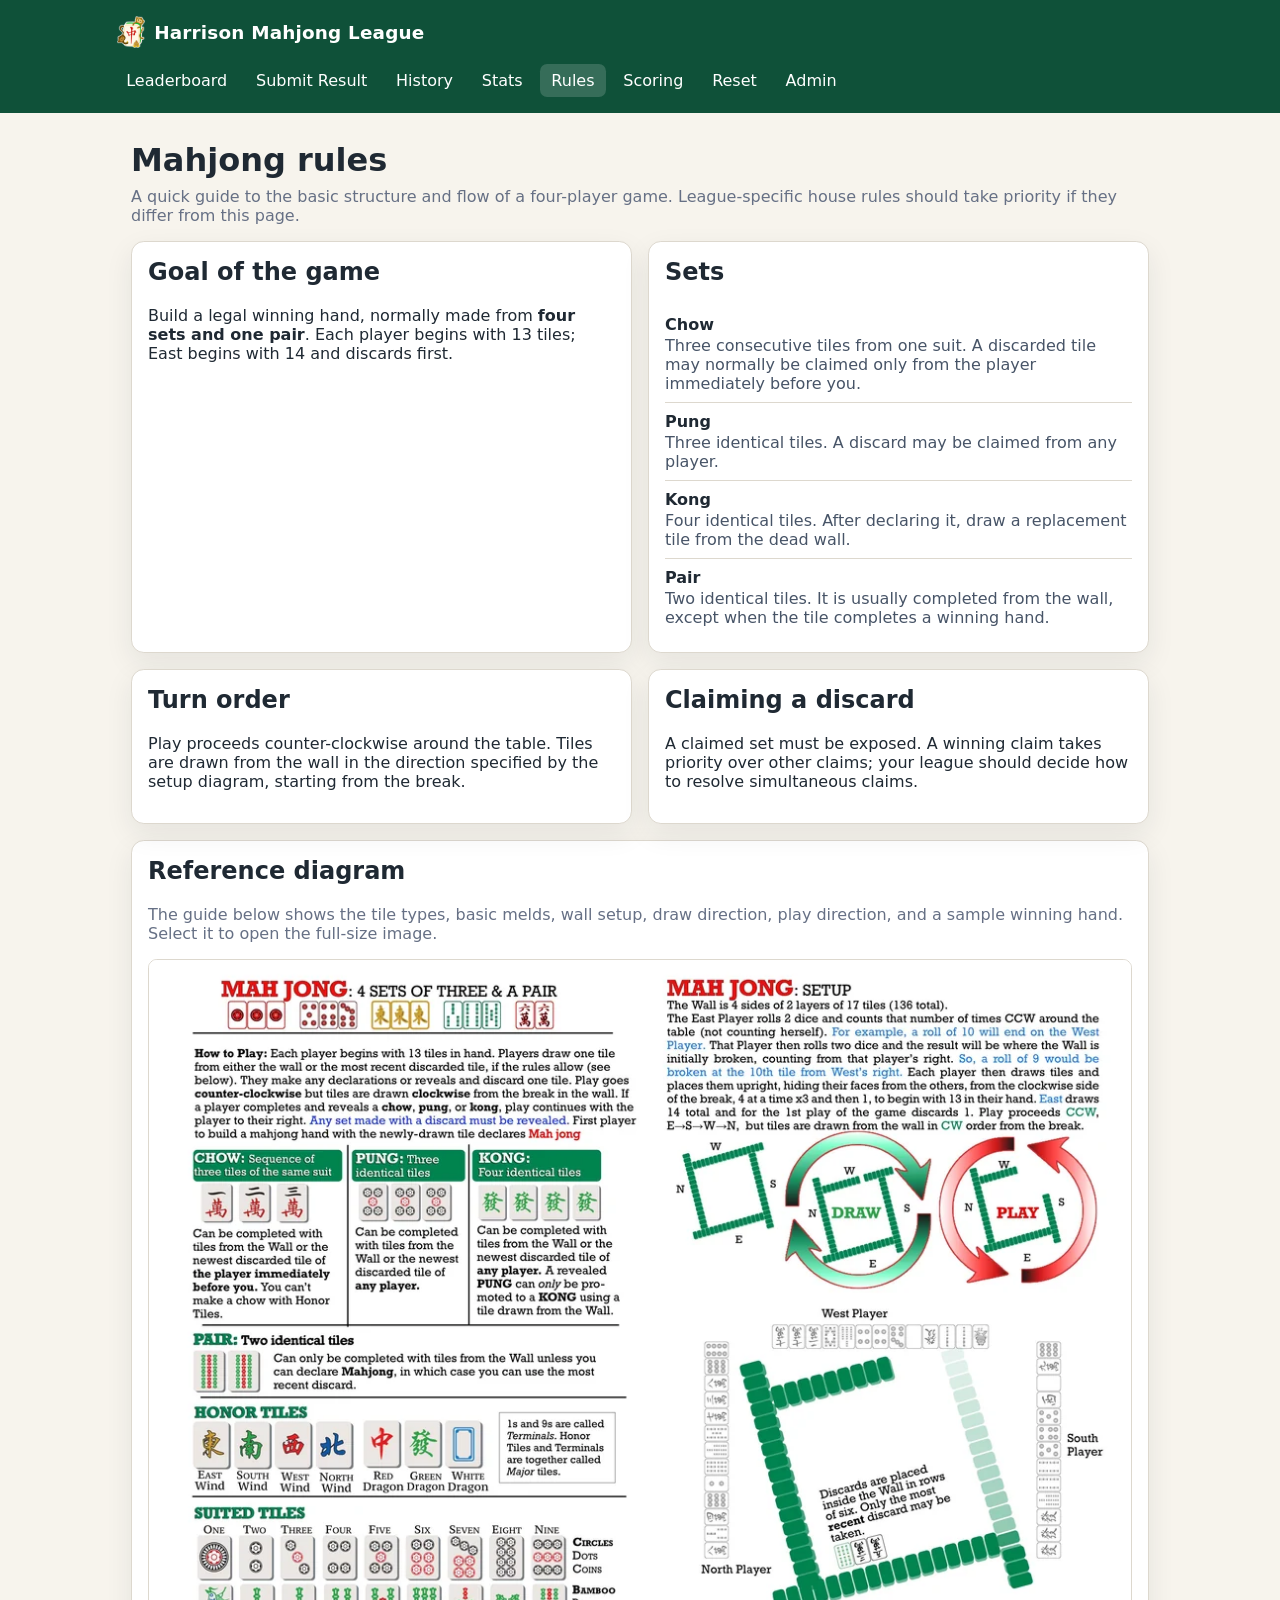
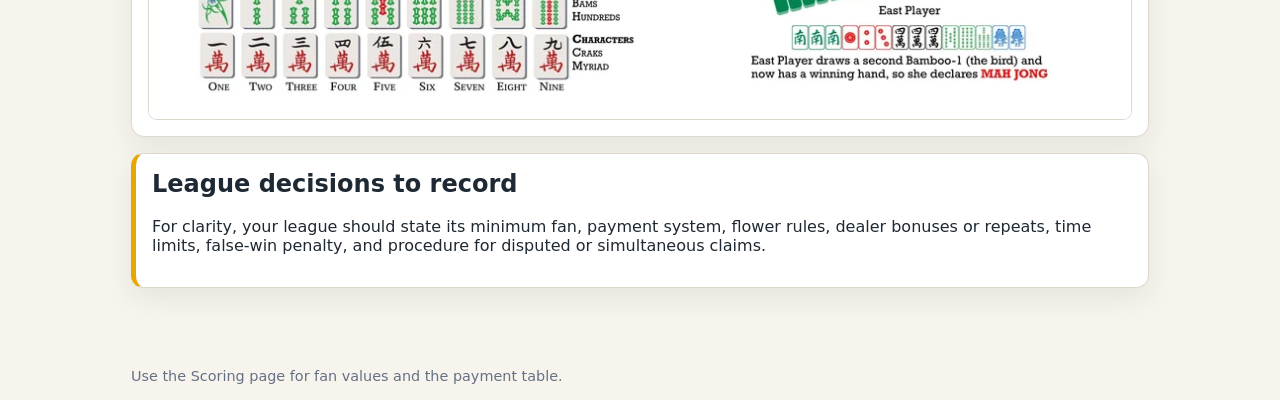
<file: rules.html>
<!doctype html>
<html lang="en">
<head>
  <meta charset="utf-8">
  <meta name="viewport" content="width=device-width, initial-scale=1">
  <title>Rules | Harrison Mahjong League</title>
  <link rel="stylesheet" href="./css/styles.css?v=5">
</head>
<body>
<header>
  <div class="header-inner">
    <div class="brand"><img class="brand-logo" src="./assets/harrison-mahjong-logo.png?v=5" alt="" aria-hidden="true"><span>Harrison Mahjong League</span></div>
    <nav><a href="index.html">Leaderboard</a><a href="submit.html">Submit Result</a><a href="history.html">History</a><a href="stats.html">Stats</a><a href="rules.html">Rules</a><a href="scoring.html">Scoring</a><a href="settlement.html">Reset</a><a href="admin.html">Admin</a></nav>
  </div>
</header>
<main>
  <h1>Mahjong rules</h1>
  <p class="lead">A quick guide to the basic structure and flow of a four-player game. League-specific house rules should take priority if they differ from this page.</p>

  <div class="rule-grid">
    <section class="card">
      <h2>Goal of the game</h2>
      <p>Build a legal winning hand, normally made from <strong>four sets and one pair</strong>. Each player begins with 13 tiles; East begins with 14 and discards first.</p>
    </section>
    <section class="card">
      <h2>Sets</h2>
      <dl class="definition-list">
        <div><dt>Chow</dt><dd>Three consecutive tiles from one suit. A discarded tile may normally be claimed only from the player immediately before you.</dd></div>
        <div><dt>Pung</dt><dd>Three identical tiles. A discard may be claimed from any player.</dd></div>
        <div><dt>Kong</dt><dd>Four identical tiles. After declaring it, draw a replacement tile from the dead wall.</dd></div>
        <div><dt>Pair</dt><dd>Two identical tiles. It is usually completed from the wall, except when the tile completes a winning hand.</dd></div>
      </dl>
    </section>
    <section class="card">
      <h2>Turn order</h2>
      <p>Play proceeds counter-clockwise around the table. Tiles are drawn from the wall in the direction specified by the setup diagram, starting from the break.</p>
    </section>
    <section class="card">
      <h2>Claiming a discard</h2>
      <p>A claimed set must be exposed. A winning claim takes priority over other claims; your league should decide how to resolve simultaneous claims.</p>
    </section>
  </div>

  <section class="card">
    <h2>Reference diagram</h2>
    <p class="muted">The guide below shows the tile types, basic melds, wall setup, draw direction, play direction, and a sample winning hand. Select it to open the full-size image.</p>
    <a class="reference-image-link" href="assets/mahjong-rules-overview.png" target="_blank" rel="noopener">
      <img class="reference-image" src="assets/mahjong-rules-overview.png" alt="Mahjong rules overview showing four sets and a pair, chow, pung, kong, pair, honour and suited tiles, wall setup, draw direction, play direction, and a sample winning hand.">
    </a>
  </section>

  <section class="card notice-card">
    <h2>League decisions to record</h2>
    <p>For clarity, your league should state its minimum fan, payment system, flower rules, dealer bonuses or repeats, time limits, false-win penalty, and procedure for disputed or simultaneous claims.</p>
  </section>
</main>
<footer>Use the Scoring page for fan values and the payment table.</footer>
<script src="js/config.js"></script><script src="js/common.js"></script>
</body>
</html>
</file>
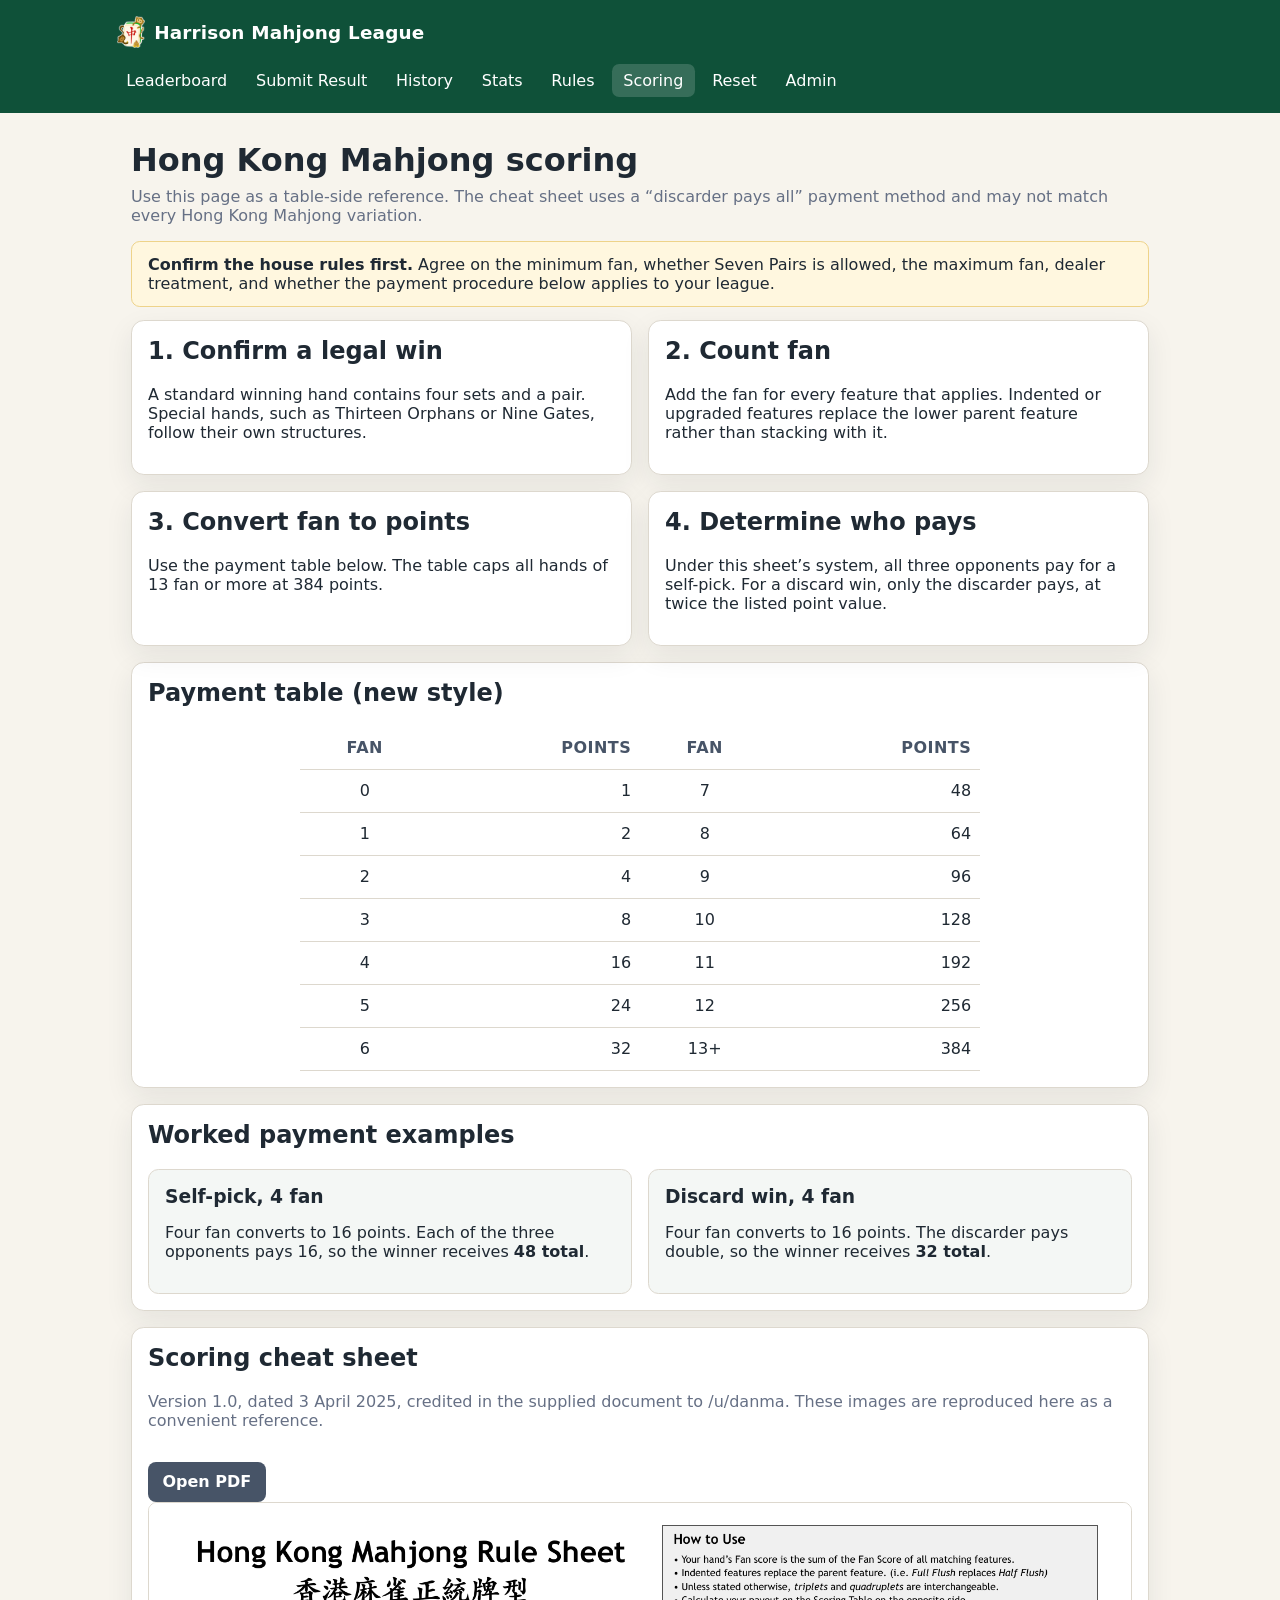
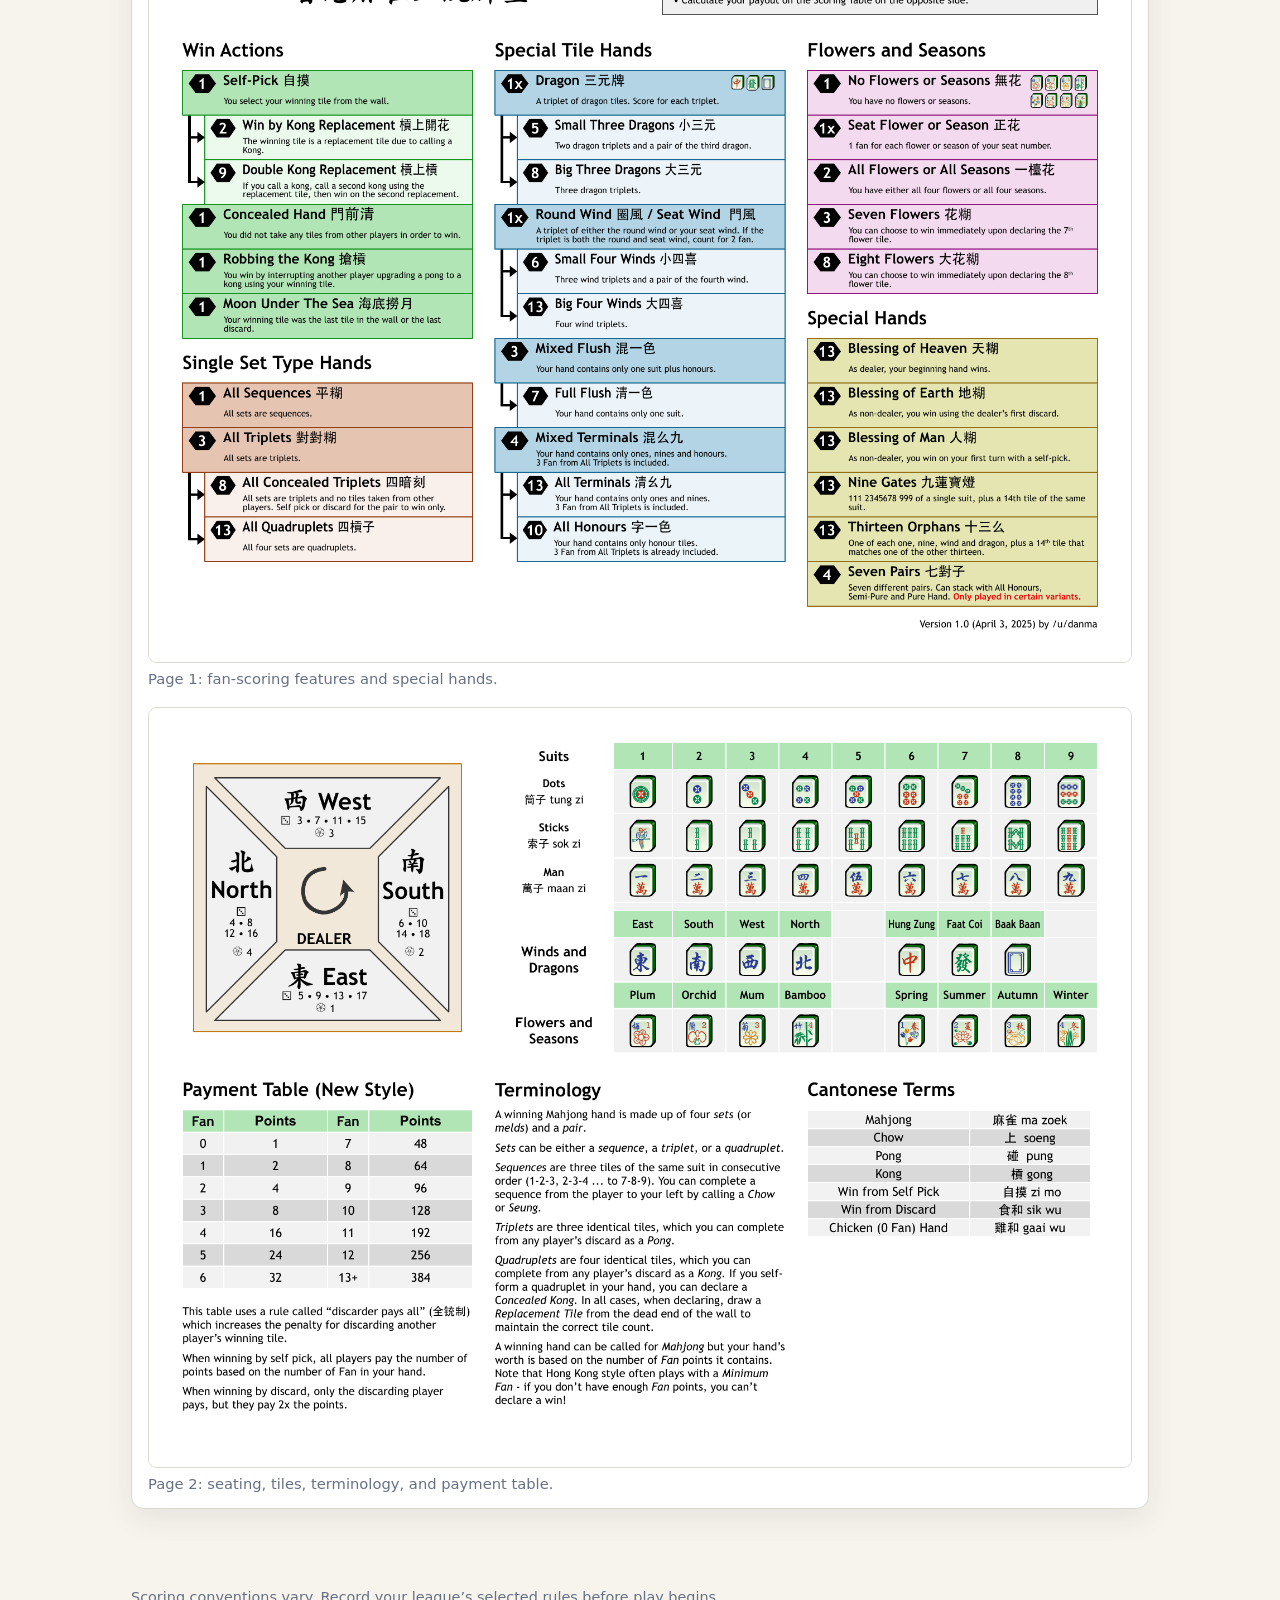
<file: scoring.html>
<!doctype html>
<html lang="en">
<head>
  <meta charset="utf-8">
  <meta name="viewport" content="width=device-width, initial-scale=1">
  <title>Scoring | Harrison Mahjong League</title>
  <link rel="stylesheet" href="./css/styles.css?v=5">
</head>
<body>
<header>
  <div class="header-inner">
    <div class="brand"><img class="brand-logo" src="./assets/harrison-mahjong-logo.png?v=5" alt="" aria-hidden="true"><span>Harrison Mahjong League</span></div>
    <nav><a href="index.html">Leaderboard</a><a href="submit.html">Submit Result</a><a href="history.html">History</a><a href="stats.html">Stats</a><a href="rules.html">Rules</a><a href="scoring.html">Scoring</a><a href="settlement.html">Reset</a><a href="admin.html">Admin</a></nav>
  </div>
</header>
<main>
  <h1>Hong Kong Mahjong scoring</h1>
  <p class="lead">Use this page as a table-side reference. The cheat sheet uses a “discarder pays all” payment method and may not match every Hong Kong Mahjong variation.</p>

  <div class="notice">
    <strong>Confirm the house rules first.</strong> Agree on the minimum fan, whether Seven Pairs is allowed, the maximum fan, dealer treatment, and whether the payment procedure below applies to your league.
  </div>

  <div class="rule-grid">
    <section class="card">
      <h2>1. Confirm a legal win</h2>
      <p>A standard winning hand contains four sets and a pair. Special hands, such as Thirteen Orphans or Nine Gates, follow their own structures.</p>
    </section>
    <section class="card">
      <h2>2. Count fan</h2>
      <p>Add the fan for every feature that applies. Indented or upgraded features replace the lower parent feature rather than stacking with it.</p>
    </section>
    <section class="card">
      <h2>3. Convert fan to points</h2>
      <p>Use the payment table below. The table caps all hands of 13 fan or more at 384 points.</p>
    </section>
    <section class="card">
      <h2>4. Determine who pays</h2>
      <p>Under this sheet’s system, all three opponents pay for a self-pick. For a discard win, only the discarder pays, at twice the listed point value.</p>
    </section>
  </div>

  <section class="card table-wrap">
    <h2>Payment table (new style)</h2>
    <table class="score-table">
      <thead><tr><th class="center">Fan</th><th class="right">Points</th><th class="center">Fan</th><th class="right">Points</th></tr></thead>
      <tbody>
        <tr><td class="center">0</td><td class="right">1</td><td class="center">7</td><td class="right">48</td></tr>
        <tr><td class="center">1</td><td class="right">2</td><td class="center">8</td><td class="right">64</td></tr>
        <tr><td class="center">2</td><td class="right">4</td><td class="center">9</td><td class="right">96</td></tr>
        <tr><td class="center">3</td><td class="right">8</td><td class="center">10</td><td class="right">128</td></tr>
        <tr><td class="center">4</td><td class="right">16</td><td class="center">11</td><td class="right">192</td></tr>
        <tr><td class="center">5</td><td class="right">24</td><td class="center">12</td><td class="right">256</td></tr>
        <tr><td class="center">6</td><td class="right">32</td><td class="center">13+</td><td class="right">384</td></tr>
      </tbody>
    </table>
  </section>

  <section class="card">
    <h2>Worked payment examples</h2>
    <div class="example-grid">
      <div class="example-box">
        <h3>Self-pick, 4 fan</h3>
        <p>Four fan converts to 16 points. Each of the three opponents pays 16, so the winner receives <strong>48 total</strong>.</p>
      </div>
      <div class="example-box">
        <h3>Discard win, 4 fan</h3>
        <p>Four fan converts to 16 points. The discarder pays double, so the winner receives <strong>32 total</strong>.</p>
      </div>
    </div>
  </section>

  <section class="card">
    <div class="section-heading-row">
      <div>
        <h2>Scoring cheat sheet</h2>
        <p class="muted">Version 1.0, dated 3 April 2025, credited in the supplied document to /u/danma. These images are reproduced here as a convenient reference.</p>
      </div>
      <a class="button secondary-link" href="assets/hkmj-cheat-sheet-1.0.pdf" target="_blank" rel="noopener">Open PDF</a>
    </div>
    <div class="cheat-sheet-pages">
      <figure>
        <a href="assets/hkmj-cheat-sheet-page-1.png" target="_blank" rel="noopener"><img class="reference-image" src="assets/hkmj-cheat-sheet-page-1.png" alt="Hong Kong Mahjong fan scoring reference, page one, listing win actions, hand types, flowers and seasons, and special hands."></a>
        <figcaption>Page 1: fan-scoring features and special hands.</figcaption>
      </figure>
      <figure>
        <a href="assets/hkmj-cheat-sheet-page-2.png" target="_blank" rel="noopener"><img class="reference-image" src="assets/hkmj-cheat-sheet-page-2.png" alt="Hong Kong Mahjong scoring reference, page two, showing seating and flower numbers, tile terminology, payment table, and Cantonese terms."></a>
        <figcaption>Page 2: seating, tiles, terminology, and payment table.</figcaption>
      </figure>
    </div>
  </section>
</main>
<footer>Scoring conventions vary. Record your league’s selected rules before play begins.</footer>
<script src="js/config.js"></script><script src="js/common.js"></script>
</body>
</html>
</file>
<file: css/styles.css>
:root {
  --bg: #f7f4ed;
  --card: #ffffff;
  --ink: #1f2933;
  --muted: #667085;
  --brand: #176b4d;
  --brand-dark: #0f5139;
  --border: #ddd8ce;
  --danger: #b42318;
  --warning: #a15c00;
  --success: #147a4b;
  --shadow: 0 10px 28px rgba(31, 41, 51, 0.08);
}

* { box-sizing: border-box; }
body {
  margin: 0;
  font-family: Inter, ui-sans-serif, system-ui, -apple-system, BlinkMacSystemFont, "Segoe UI", sans-serif;
  color: var(--ink);
  background: var(--bg);
}
header {
  background: var(--brand-dark);
  color: white;
  padding: 1rem;
}
.header-inner {
  max-width: 1050px;
  margin: 0 auto;
  display: flex;
  gap: 1rem;
  align-items: center;
  justify-content: space-between;
  flex-wrap: wrap;
}


.brand {
  display: inline-flex;
  align-items: center;
  gap: .45rem;
  font-weight: 800;
  letter-spacing: .01em;
  font-size: 1.15rem;
  white-space: nowrap;
}
.brand-logo {
  display: block;
  width: 32px;
  height: 32px;
  flex: 0 0 32px;
  object-fit: contain;
}
@media (max-width: 720px) {
  .brand-logo {
    width: 28px;
    height: 28px;
    flex-basis: 28px;
  }
}
nav { display: flex; gap: .4rem; flex-wrap: wrap; }
nav a {
  color: white;
  text-decoration: none;
  padding: .45rem .7rem;
  border-radius: .45rem;
}
nav a:hover, nav a.active { background: rgba(255,255,255,.16); }
main { max-width: 1050px; margin: 0 auto; padding: 1.5rem 1rem 3rem; }
h1 { margin: .25rem 0 .5rem; }
h2 { margin-top: 0; }
p.lead { color: var(--muted); margin-top: 0; }
.card {
  background: var(--card);
  border: 1px solid var(--border);
  border-radius: .8rem;
  padding: 1rem;
  margin: 1rem 0;
  box-shadow: var(--shadow);
}
.grid { display: grid; grid-template-columns: repeat(2, minmax(0, 1fr)); gap: 1rem; }
.grid-4 { display: grid; grid-template-columns: repeat(4, minmax(0, 1fr)); gap: .75rem; }
label { display: block; font-weight: 700; margin-bottom: .25rem; }
input, select, textarea, button {
  font: inherit;
}
input, select, textarea {
  width: 100%;
  padding: .68rem .72rem;
  border: 1px solid #bbb5aa;
  border-radius: .5rem;
  background: white;
}
textarea { min-height: 90px; resize: vertical; }
button, .button {
  display: inline-block;
  border: 0;
  border-radius: .5rem;
  padding: .68rem .9rem;
  background: var(--brand);
  color: white;
  font-weight: 750;
  cursor: pointer;
  text-decoration: none;
}
button:hover, .button:hover { background: var(--brand-dark); }
button.secondary { background: #475467; }
button.danger { background: var(--danger); }
button.warning { background: var(--warning); }
button.small { padding: .42rem .58rem; font-size: .9rem; }
.actions { display: flex; gap: .5rem; align-items: center; flex-wrap: wrap; margin-top: 1rem; }
.table-wrap { overflow-x: auto; }
table { width: 100%; border-collapse: collapse; }
th, td { padding: .72rem .55rem; border-bottom: 1px solid var(--border); text-align: left; white-space: nowrap; }
th { color: #475467; font-size: .88rem; text-transform: uppercase; letter-spacing: .03em; }
.right { text-align: right; }
.center { text-align: center; }
.positive { color: var(--success); font-weight: 800; }
.negative { color: var(--danger); font-weight: 800; }
.zero { color: var(--muted); font-weight: 700; }
.notice, .error, .success {
  padding: .8rem 1rem;
  border-radius: .55rem;
  margin: .8rem 0;
}
.notice { background: #fff7df; border: 1px solid #eed38a; }
.error { background: #fff0ef; border: 1px solid #f0a8a1; color: #821b12; }
.success { background: #eaf8f0; border: 1px solid #9bd5b6; color: #0e5d39; }
.hidden { display: none !important; }
.stat {
  background: #f4f7f5;
  border-radius: .65rem;
  padding: .8rem;
  text-align: center;
}
.stat strong { display: block; font-size: 1.35rem; }
.muted { color: var(--muted); }
.chip-white { border-left: 6px solid #d6d6d6; }
.chip-red { border-left: 6px solid #d92d20; }
.chip-blue { border-left: 6px solid #1570ef; }
.chip-green { border-left: 6px solid #039855; }
footer { max-width: 1050px; margin: 0 auto; padding: 1rem; color: var(--muted); font-size: .9rem; }
@media (max-width: 720px) {
  .grid, .grid-4 { grid-template-columns: 1fr; }
  th, td { padding: .62rem .4rem; }
}

/* Rules and scoring reference pages */
.rule-grid {
  display: grid;
  grid-template-columns: repeat(2, minmax(0, 1fr));
  gap: 1rem;
}
.rule-grid .card { margin: 0; }
.definition-list { margin: 0; }
.definition-list > div { padding: .55rem 0; border-bottom: 1px solid var(--border); }
.definition-list > div:last-child { border-bottom: 0; }
.definition-list dt { font-weight: 800; }
.definition-list dd { margin: .15rem 0 0; color: #475467; }
.reference-image-link { display: block; }
.reference-image {
  display: block;
  width: 100%;
  height: auto;
  border: 1px solid var(--border);
  border-radius: .55rem;
  background: white;
}
.notice-card { border-left: 5px solid #e6a700; }
.score-table { max-width: 680px; margin: 0 auto; }
.score-table td, .score-table th { font-size: 1rem; }
.example-grid { display: grid; grid-template-columns: repeat(2, minmax(0, 1fr)); gap: 1rem; }
.example-box { background: #f4f7f5; border: 1px solid var(--border); border-radius: .65rem; padding: 1rem; }
.example-box h3 { margin: 0 0 .4rem; }
.section-heading-row { display: flex; justify-content: space-between; align-items: flex-start; gap: 1rem; flex-wrap: wrap; }
.secondary-link { background: #475467; }
.cheat-sheet-pages { display: grid; gap: 1.25rem; }
.cheat-sheet-pages figure { margin: 0; }
.cheat-sheet-pages figcaption { margin-top: .45rem; color: var(--muted); font-size: .92rem; }
@media (max-width: 720px) {
  .rule-grid, .example-grid { grid-template-columns: 1fr; }
  nav { gap: .2rem; }
  nav a { padding: .42rem .52rem; font-size: .92rem; }
}


@media (max-width: 720px) {
  }
</file>
